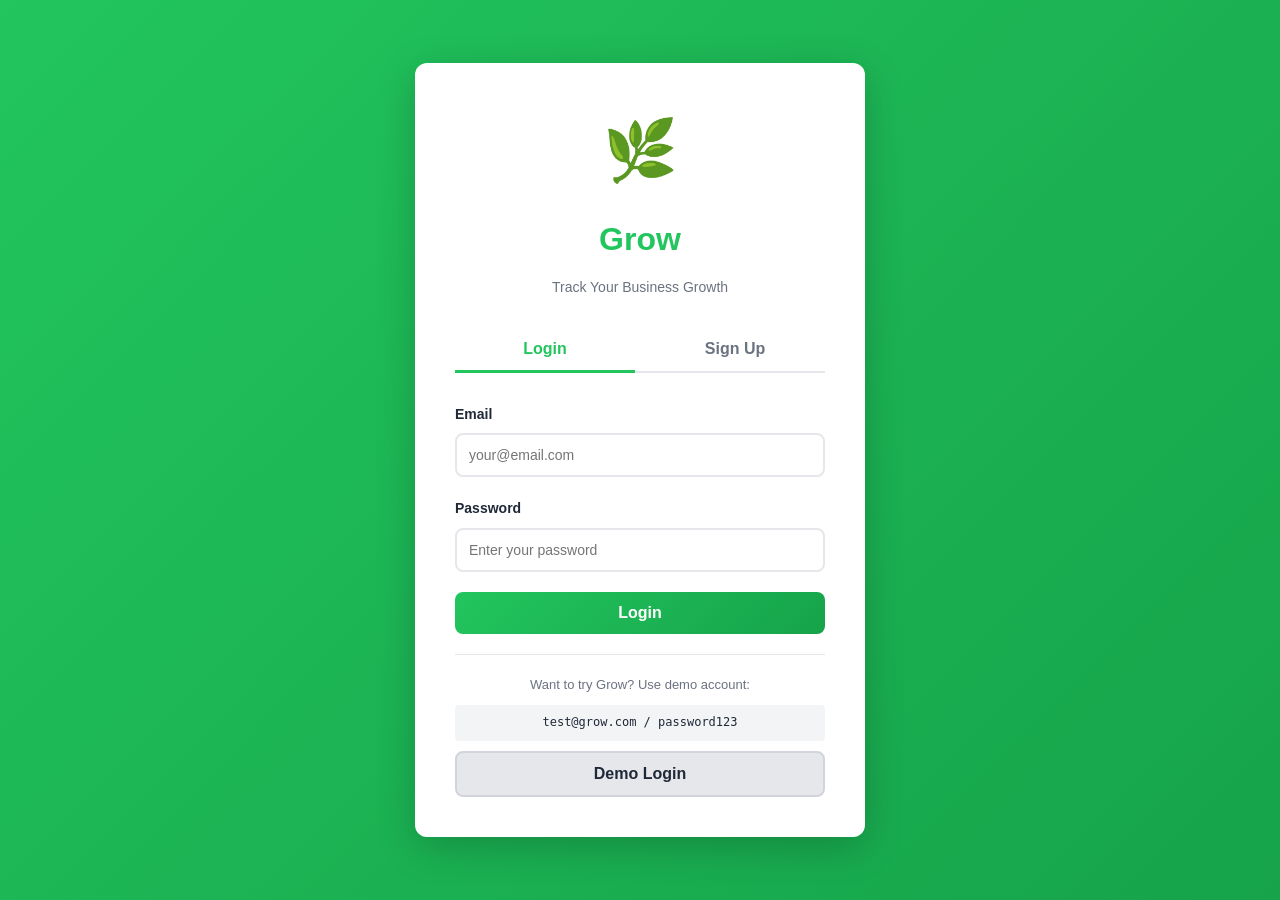
<file: grow.html>
<!DOCTYPE html>
<html lang="en">
<head>
    <meta charset="UTF-8">
    <meta name="viewport" content="width=device-width, initial-scale=1.0">
    <title>Grow - Business Growth Tracker</title>
    <style>
        * {
            margin: 0;
            padding: 0;
            box-sizing: border-box;
        }

        :root {
            --primary: #22c55e;
            --primary-dark: #16a34a;
            --primary-light: #bbf7d0;
            --secondary: #f3f4f6;
            --dark-bg: #1f2937;
            --dark-card: #374151;
            --dark-text: #f3f4f6;
            --light-text: #1f2937;
            --border: #e5e7eb;
            --danger: #ef4444;
            --warning: #f59e0b;
            --success: #10b981;
            --info: #3b82f6;
        }

        body.dark-mode {
            background-color: var(--dark-bg);
            color: var(--dark-text);
        }

        body {
            font-family: 'Segoe UI', Tahoma, Geneva, Verdana, sans-serif;
            background-color: #f9fafb;
            color: var(--light-text);
            transition: background-color 0.3s ease, color 0.3s ease;
            line-height: 1.6;
        }

        /* Authentication Container */
        .auth-container {
            display: flex;
            justify-content: center;
            align-items: center;
            min-height: 100vh;
            background: linear-gradient(135deg, var(--primary) 0%, #16a34a 100%);
            padding: 20px;
        }

        .auth-box {
            background: white;
            padding: 40px;
            border-radius: 12px;
            box-shadow: 0 10px 40px rgba(0, 0, 0, 0.2);
            width: 100%;
            max-width: 450px;
            animation: slideUp 0.5s ease;
        }

        @keyframes slideUp {
            from {
                opacity: 0;
                transform: translateY(30px);
            }
            to {
                opacity: 1;
                transform: translateY(0);
            }
        }

        .logo-section {
            text-align: center;
            margin-bottom: 30px;
        }

        .logo {
            font-size: 60px;
            margin-bottom: 15px;
            animation: float 3s ease-in-out infinite;
        }

        @keyframes float {
            0%, 100% { transform: translateY(0px); }
            50% { transform: translateY(-10px); }
        }

        .logo-section h1 {
            color: var(--primary);
            font-size: 32px;
            font-weight: bold;
            margin-bottom: 10px;
        }

        .logo-section p {
            color: #6b7280;
            font-size: 14px;
        }

        .auth-tabs {
            display: flex;
            gap: 10px;
            margin-bottom: 30px;
            border-bottom: 2px solid var(--border);
        }

        .auth-tab {
            flex: 1;
            padding: 12px;
            text-align: center;
            cursor: pointer;
            border: none;
            background: none;
            color: #6b7280;
            font-weight: 600;
            font-size: 16px;
            transition: all 0.3s ease;
            border-bottom: 3px solid transparent;
            margin-bottom: -2px;
        }

        .auth-tab.active {
            color: var(--primary);
            border-bottom-color: var(--primary);
        }

        .form-group {
            margin-bottom: 20px;
        }

        .form-group label {
            display: block;
            margin-bottom: 8px;
            font-weight: 600;
            color: var(--light-text);
            font-size: 14px;
        }

        .form-group input {
            width: 100%;
            padding: 12px;
            border: 2px solid var(--border);
            border-radius: 8px;
            font-size: 14px;
            transition: all 0.3s ease;
            background-color: white;
            color: var(--light-text);
        }

        .form-group input:focus {
            outline: none;
            border-color: var(--primary);
            box-shadow: 0 0 0 3px var(--primary-light);
        }

        .btn {
            width: 100%;
            padding: 12px;
            border: none;
            border-radius: 8px;
            font-weight: 600;
            cursor: pointer;
            transition: all 0.3s ease;
            font-size: 16px;
        }

        .btn-primary {
            background: linear-gradient(135deg, var(--primary), var(--primary-dark));
            color: white;
        }

        .btn-primary:hover {
            transform: translateY(-2px);
            box-shadow: 0 5px 20px rgba(34, 197, 94, 0.4);
        }

        .btn-secondary {
            background: var(--secondary);
            color: var(--light-text);
            margin-top: 10px;
        }

        .btn-secondary:hover {
            background: #e5e7eb;
        }

        .error-message {
            color: var(--danger);
            font-size: 13px;
            margin-top: 5px;
            display: none;
        }

        .error-message.show {
            display: block;
        }

        .demo-login {
            text-align: center;
            margin-top: 20px;
            padding-top: 20px;
            border-top: 1px solid var(--border);
        }

        .demo-login p {
            color: #6b7280;
            font-size: 13px;
            margin-bottom: 10px;
        }

        .btn-demo {
            background: #e5e7eb;
            color: var(--light-text);
            border: 2px solid #d1d5db;
        }

        .btn-demo:hover {
            background: #d1d5db;
        }

        /* Main App Container */
        .app-container {
            display: none;
        }

        .app-container.active {
            display: flex;
        }

        .sidebar {
            width: 260px;
            background: white;
            border-right: 1px solid var(--border);
            height: 100vh;
            overflow-y: auto;
            position: fixed;
            left: 0;
            top: 0;
            transition: all 0.3s ease;
        }

        body.dark-mode .sidebar {
            background: var(--dark-card);
            border-right-color: #4b5563;
        }

        .sidebar-header {
            padding: 25px 20px;
            border-bottom: 1px solid var(--border);
            display: flex;
            align-items: center;
            gap: 12px;
        }

        body.dark-mode .sidebar-header {
            border-bottom-color: #4b5563;
        }

        .sidebar-logo {
            font-size: 32px;
        }

        .sidebar-title {
            font-weight: bold;
            font-size: 20px;
            color: var(--primary);
        }

        .nav-menu {
            list-style: none;
            padding: 20px 0;
        }

        .nav-item {
            padding: 0;
        }

        .nav-link {
            display: flex;
            align-items: center;
            gap: 15px;
            padding: 12px 20px;
            cursor: pointer;
            transition: all 0.3s ease;
            border-left: 4px solid transparent;
            color: #6b7280;
            text-decoration: none;
            font-weight: 500;
        }

        body.dark-mode .nav-link {
            color: #d1d5db;
        }

        .nav-link:hover {
            background: var(--secondary);
            color: var(--primary);
            border-left-color: var(--primary);
        }

        body.dark-mode .nav-link:hover {
            background: #4b5563;
        }

        .nav-link.active {
            background: var(--primary-light);
            color: var(--primary);
            border-left-color: var(--primary);
        }

        body.dark-mode .nav-link.active {
            background: var(--primary-dark);
            color: white;
        }

        .nav-icon {
            font-size: 20px;
        }

        .main-content {
            margin-left: 260px;
            flex: 1;
            min-height: 100vh;
            background: #f9fafb;
        }

        body.dark-mode .main-content {
            background: var(--dark-bg);
        }

        .header {
            background: white;
            border-bottom: 1px solid var(--border);
            padding: 20px 30px;
            display: flex;
            justify-content: space-between;
            align-items: center;
            box-shadow: 0 1px 3px rgba(0, 0, 0, 0.1);
        }

        body.dark-mode .header {
            background: var(--dark-card);
            border-bottom-color: #4b5563;
        }

        .header-left {
            display: flex;
            align-items: center;
            gap: 20px;
        }

        .page-title {
            font-size: 24px;
            font-weight: bold;
            color: var(--light-text);
        }

        body.dark-mode .page-title {
            color: var(--dark-text);
        }

        .header-right {
            display: flex;
            align-items: center;
            gap: 20px;
        }

        .theme-toggle {
            background: var(--secondary);
            border: none;
            padding: 10px 15px;
            border-radius: 8px;
            cursor: pointer;
            font-size: 18px;
            transition: all 0.3s ease;
        }

        body.dark-mode .theme-toggle {
            background: #4b5563;
        }

        .theme-toggle:hover {
            background: #e5e7eb;
            transform: scale(1.1);
        }

        body.dark-mode .theme-toggle:hover {
            background: #5a6b7a;
        }

        .user-menu {
            display: flex;
            align-items: center;
            gap: 15px;
            padding: 10px 15px;
            background: var(--secondary);
            border-radius: 8px;
            cursor: pointer;
            transition: all 0.3s ease;
        }

        body.dark-mode .user-menu {
            background: #4b5563;
        }

        .user-menu:hover {
            background: #e5e7eb;
        }

        body.dark-mode .user-menu:hover {
            background: #5a6b7a;
        }

        .user-avatar {
            width: 32px;
            height: 32px;
            border-radius: 50%;
            background: var(--primary);
            color: white;
            display: flex;
            align-items: center;
            justify-content: center;
            font-weight: bold;
        }

        .dropdown-menu {
            position: absolute;
            top: 60px;
            right: 20px;
            background: white;
            border: 1px solid var(--border);
            border-radius: 8px;
            box-shadow: 0 5px 20px rgba(0, 0, 0, 0.1);
            min-width: 200px;
            display: none;
            z-index: 1000;
        }

        body.dark-mode .dropdown-menu {
            background: var(--dark-card);
            border-color: #4b5563;
        }

        .dropdown-menu.show {
            display: block;
        }

        .dropdown-item {
            padding: 12px 20px;
            cursor: pointer;
            transition: all 0.3s ease;
            border: none;
            background: none;
            width: 100%;
            text-align: left;
            color: var(--light-text);
            font-size: 14px;
        }

        body.dark-mode .dropdown-item {
            color: var(--dark-text);
        }

        .dropdown-item:hover {
            background: var(--secondary);
            color: var(--primary);
        }

        body.dark-mode .dropdown-item:hover {
            background: #4b5563;
            color: var(--primary);
        }

        .dropdown-divider {
            height: 1px;
            background: var(--border);
            margin: 5px 0;
        }

        body.dark-mode .dropdown-divider {
            background: #4b5563;
        }

        .content {
            padding: 30px;
        }

        .tab-content {
            display: none;
        }

        .tab-content.active {
            display: block;
            animation: fadeIn 0.3s ease;
        }

        @keyframes fadeIn {
            from {
                opacity: 0;
            }
            to {
                opacity: 1;
            }
        }

        .cards-grid {
            display: grid;
            grid-template-columns: repeat(auto-fit, minmax(280px, 1fr));
            gap: 20px;
            margin-bottom: 30px;
        }

        .card {
            background: white;
            padding: 25px;
            border-radius: 12px;
            box-shadow: 0 2px 10px rgba(0, 0, 0, 0.08);
            transition: all 0.3s ease;
        }

        body.dark-mode .card {
            background: var(--dark-card);
            box-shadow: 0 2px 10px rgba(0, 0, 0, 0.3);
        }

        .card:hover {
            box-shadow: 0 5px 20px rgba(0, 0, 0, 0.12);
            transform: translateY(-5px);
        }

        .card-header {
            display: flex;
            justify-content: space-between;
            align-items: center;
            margin-bottom: 15px;
        }

        .card-title {
            font-size: 14px;
            color: #6b7280;
            font-weight: 600;
            text-transform: uppercase;
            letter-spacing: 0.5px;
        }

        body.dark-mode .card-title {
            color: #9ca3af;
        }

        .card-icon {
            font-size: 24px;
        }

        .card-value {
            font-size: 32px;
            font-weight: bold;
            color: var(--light-text);
            margin-bottom: 10px;
        }

        body.dark-mode .card-value {
            color: var(--dark-text);
        }

        .card-change {
            font-size: 13px;
            color: #6b7280;
        }

        .card-change.positive {
            color: var(--success);
        }

        .card-change.negative {
            color: var(--danger);
        }

        .table-container {
            background: white;
            border-radius: 12px;
            overflow: hidden;
            box-shadow: 0 2px 10px rgba(0, 0, 0, 0.08);
            margin-bottom: 30px;
        }

        body.dark-mode .table-container {
            background: var(--dark-card);
            box-shadow: 0 2px 10px rgba(0, 0, 0, 0.3);
        }

        table {
            width: 100%;
            border-collapse: collapse;
        }

        thead {
            background: var(--secondary);
            border-bottom: 2px solid var(--border);
        }

        body.dark-mode thead {
            background: #2d3748;
            border-bottom-color: #4b5563;
        }

        th {
            padding: 15px;
            text-align: left;
            font-weight: 600;
            color: var(--light-text);
            font-size: 14px;
            text-transform: uppercase;
            letter-spacing: 0.5px;
        }

        body.dark-mode th {
            color: var(--dark-text);
        }

        td {
            padding: 15px;
            border-bottom: 1px solid var(--border);
            color: var(--light-text);
            font-size: 14px;
        }

        body.dark-mode td {
            border-bottom-color: #4b5563;
            color: var(--dark-text);
        }

        tbody tr:hover {
            background: #f3f4f6;
        }

        body.dark-mode tbody tr:hover {
            background: #4b5563;
        }

        .badge {
            display: inline-block;
            padding: 4px 12px;
            border-radius: 20px;
            font-size: 12px;
            font-weight: 600;
        }

        .badge-success {
            background: #d1fae5;
            color: #065f46;
        }

        .badge-warning {
            background: #fef3c7;
            color: #92400e;
        }

        .badge-danger {
            background: #fee2e2;
            color: #991b1b;
        }

        .badge-info {
            background: #dbeafe;
            color: #0c2340;
        }

        .action-buttons {
            display: flex;
            gap: 10px;
            margin-bottom: 20px;
            flex-wrap: wrap;
        }

        .btn-action {
            padding: 10px 20px;
            border: none;
            border-radius: 8px;
            font-weight: 600;
            cursor: pointer;
            transition: all 0.3s ease;
            font-size: 14px;
            display: flex;
            align-items: center;
            gap: 8px;
        }

        .btn-add {
            background: linear-gradient(135deg, var(--primary), var(--primary-dark));
            color: white;
        }

        .btn-add:hover {
            transform: translateY(-2px);
            box-shadow: 0 5px 15px rgba(34, 197, 94, 0.4);
        }

        .btn-delete {
            background: var(--danger);
            color: white;
            padding: 6px 12px;
            font-size: 12px;
        }

        .btn-delete:hover {
            background: #dc2626;
        }

        /* Modal Styles */
        .modal {
            display: none;
            position: fixed;
            top: 0;
            left: 0;
            width: 100%;
            height: 100%;
            background: rgba(0, 0, 0, 0.5);
            z-index: 2000;
            align-items: center;
            justify-content: center;
            animation: fadeIn 0.3s ease;
        }

        .modal.show {
            display: flex;
        }

        .modal-content {
            background: white;
            border-radius: 12px;
            padding: 30px;
            max-width: 500px;
            width: 90%;
            box-shadow: 0 10px 40px rgba(0, 0, 0, 0.3);
            animation: slideUp 0.3s ease;
        }

        body.dark-mode .modal-content {
            background: var(--dark-card);
            color: var(--dark-text);
        }

        .modal-header {
            display: flex;
            justify-content: space-between;
            align-items: center;
            margin-bottom: 20px;
            border-bottom: 2px solid var(--border);
            padding-bottom: 15px;
        }

        body.dark-mode .modal-header {
            border-bottom-color: #4b5563;
        }

        .modal-title {
            font-size: 22px;
            font-weight: bold;
            color: var(--light-text);
        }

        body.dark-mode .modal-title {
            color: var(--dark-text);
        }

        .close-btn {
            background: none;
            border: none;
            font-size: 24px;
            cursor: pointer;
            color: #6b7280;
            transition: all 0.3s ease;
        }

        .close-btn:hover {
            color: var(--danger);
            transform: rotate(90deg);
        }

        .form-group.select {
            position: relative;
        }

        .form-group select {
            width: 100%;
            padding: 12px;
            border: 2px solid var(--border);
            border-radius: 8px;
            font-size: 14px;
            background-color: white;
            color: var(--light-text);
            cursor: pointer;
            transition: all 0.3s ease;
        }

        body.dark-mode .form-group select {
            background-color: #2d3748;
            color: var(--dark-text);
            border-color: #4b5563;
        }

        .form-group select:focus {
            outline: none;
            border-color: var(--primary);
            box-shadow: 0 0 0 3px var(--primary-light);
        }

        .modal-buttons {
            display: flex;
            gap: 10px;
            margin-top: 30px;
        }

        .modal-buttons .btn {
            flex: 1;
        }

        .btn-cancel {
            background: var(--secondary);
            color: var(--light-text);
        }

        body.dark-mode .btn-cancel {
            background: #4b5563;
            color: var(--dark-text);
        }

        .btn-cancel:hover {
            background: #e5e7eb;
        }

        body.dark-mode .btn-cancel:hover {
            background: #5a6b7a;
        }

        /* Notification Styles */
        .notification {
            position: fixed;
            top: 20px;
            right: 20px;
            padding: 16px 24px;
            border-radius: 8px;
            box-shadow: 0 5px 20px rgba(0, 0, 0, 0.2);
            display: none;
            z-index: 3000;
            animation: slideInRight 0.3s ease;
        }

        @keyframes slideInRight {
            from {
                opacity: 0;
                transform: translateX(400px);
            }
            to {
                opacity: 1;
                transform: translateX(0);
            }
        }

        .notification.show {
            display: block;
        }

        .notification-success {
            background: var(--success);
            color: white;
        }

        .notification-error {
            background: var(--danger);
            color: white;
        }

        .notification-info {
            background: var(--info);
            color: white;
        }

        /* Chart Placeholder */
        .chart {
            background: linear-gradient(135deg, var(--primary-light), #dcfce7);
            padding: 40px;
            border-radius: 12px;
            text-align: center;
            color: var(--primary);
            margin-bottom: 30px;
        }

        body.dark-mode .chart {
            background: #1f2937;
            color: var(--primary);
            border: 2px dashed var(--primary);
        }

        /* Empty State */
        .empty-state {
            text-align: center;
            padding: 60px 20px;
        }

        .empty-state-icon {
            font-size: 64px;
            margin-bottom: 20px;
        }

        .empty-state-title {
            font-size: 20px;
            font-weight: bold;
            margin-bottom: 10px;
            color: var(--light-text);
        }

        body.dark-mode .empty-state-title {
            color: var(--dark-text);
        }

        .empty-state-text {
            color: #6b7280;
            margin-bottom: 30px;
        }

        body.dark-mode .empty-state-text {
            color: #9ca3af;
        }

        /* Responsive */
        @media (max-width: 768px) {
            .sidebar {
                width: 70px;
            }

            .sidebar-title {
                display: none;
            }

            .nav-link {
                justify-content: center;
                padding: 15px;
            }

            .nav-link span:not(.nav-icon) {
                display: none;
            }

            .main-content {
                margin-left: 70px;
            }

            .cards-grid {
                grid-template-columns: 1fr;
            }

            .header {
                flex-direction: column;
                gap: 15px;
                align-items: flex-start;
            }

            .header-right {
                width: 100%;
                justify-content: space-between;
            }

            .content {
                padding: 15px;
            }

            .modal-content {
                width: 95%;
            }

            .table-container {
                overflow-x: auto;
            }
        }
    </style>
</head>
<body>
    <!-- Authentication Container -->
    <div class="auth-container" id="authContainer">
        <div class="auth-box">
            <div class="logo-section">
                <div class="logo">🌿</div>
                <h1>Grow</h1>
                <p>Track Your Business Growth</p>
            </div>

            <div class="auth-tabs">
                <button class="auth-tab active" id="loginTab">Login</button>
                <button class="auth-tab" id="signupTab">Sign Up</button>
            </div>

            <!-- Login Form -->
            <form id="loginForm">
                <div class="form-group">
                    <label>Email</label>
                    <input type="email" id="loginEmail" placeholder="your@email.com" required>
                    <div class="error-message" id="loginEmailError"></div>
                </div>

                <div class="form-group">
                    <label>Password</label>
                    <input type="password" id="loginPassword" placeholder="Enter your password" required>
                    <div class="error-message" id="loginPasswordError"></div>
                </div>

                <button type="submit" class="btn btn-primary">Login</button>
            </form>

            <!-- Sign Up Form -->
            <form id="signupForm" style="display: none;">
                <div class="form-group">
                    <label>Business Name</label>
                    <input type="text" id="signupBusiness" placeholder="Your business name" required>
                    <div class="error-message" id="signupBusinessError"></div>
                </div>

                <div class="form-group">
                    <label>Email</label>
                    <input type="email" id="signupEmail" placeholder="your@email.com" required>
                    <div class="error-message" id="signupEmailError"></div>
                </div>

                <div class="form-group">
                    <label>Password</label>
                    <input type="password" id="signupPassword" placeholder="Create a password" required>
                    <div class="error-message" id="signupPasswordError"></div>
                </div>

                <div class="form-group">
                    <label>Confirm Password</label>
                    <input type="password" id="signupConfirm" placeholder="Confirm your password" required>
                    <div class="error-message" id="signupConfirmError"></div>
                </div>

                <button type="submit" class="btn btn-primary">Create Account</button>
            </form>

            <div class="demo-login">
                <p>Want to try Grow? Use demo account:</p>
                <code style="background: #f3f4f6; padding: 8px 12px; border-radius: 4px; font-size: 12px; display: block; margin-bottom: 10px;">test@grow.com / password123</code>
                <button type="button" class="btn btn-demo" id="demoLoginBtn">Demo Login</button>
            </div>
        </div>
    </div>

    <!-- Main App Container -->
    <div class="app-container" id="appContainer">
        <!-- Sidebar -->
        <aside class="sidebar">
            <div class="sidebar-header">
                <div class="sidebar-logo">🌿</div>
                <div class="sidebar-title">Grow</div>
            </div>

            <ul class="nav-menu">
                <li class="nav-item">
                    <a class="nav-link active" data-tab="dashboard">
                        <span class="nav-icon">📊</span>
                        <span>Dashboard</span>
                    </a>
                </li>
                <li class="nav-item">
                    <a class="nav-link" data-tab="sales">
                        <span class="nav-icon">💰</span>
                        <span>Sales</span>
                    </a>
                </li>
                <li class="nav-item">
                    <a class="nav-link" data-tab="expenses">
                        <span class="nav-icon">💸</span>
                        <span>Expenses</span>
                    </a>
                </li>
                <li class="nav-item">
                    <a class="nav-link" data-tab="profitloss">
                        <span class="nav-icon">📈</span>
                        <span>P&L</span>
                    </a>
                </li>
                <li class="nav-item">
                    <a class="nav-link" data-tab="analytics">
                        <span class="nav-icon">📉</span>
                        <span>Analytics</span>
                    </a>
                </li>
                <li class="nav-item">
                    <a class="nav-link" data-tab="reports">
                        <span class="nav-icon">📋</span>
                        <span>Reports</span>
                    </a>
                </li>
            </ul>
        </aside>

        <!-- Main Content -->
        <main class="main-content">
            <!-- Header -->
            <header class="header">
                <div class="header-left">
                    <h2 class="page-title" id="pageTitle">Dashboard</h2>
                </div>
                <div class="header-right">
                    <button class="theme-toggle" id="themeToggle" title="Toggle dark mode">🌙</button>
                    <div style="position: relative;">
                        <div class="user-menu" id="userMenu">
                            <div class="user-avatar" id="userAvatar">GA</div>
                            <span id="userDisplayName">Gabriel</span>
                        </div>
                        <div class="dropdown-menu" id="dropdownMenu">
                            <div style="padding: 12px 20px; border-bottom: 1px solid var(--border);">
                                <p style="font-size: 12px; color: #6b7280;">Logged in as</p>
                                <p style="font-weight: 600; color: var(--light-text);" id="dropdownEmail">user@grow.com</p>
                            </div>
                            <button class="dropdown-item" id="profileBtn">👤 Profile</button>
                            <button class="dropdown-item" id="settingsBtn">⚙️ Settings</button>
                            <div class="dropdown-divider"></div>
                            <button class="dropdown-item" id="logoutBtn">🚪 Logout</button>
                        </div>
                    </div>
                </div>
            </header>

            <!-- Content Area -->
            <div class="content">
                <!-- Dashboard Tab -->
                <div class="tab-content active" id="dashboardTab">
                    <div class="cards-grid">
                        <div class="card">
                            <div class="card-header">
                                <div class="card-title">Total Revenue</div>
                                <div class="card-icon">💵</div>
                            </div>
                            <div class="card-value" id="totalRevenue">KES 0</div>
                            <div class="card-change positive">↑ 12% from last month</div>
                        </div>

                        <div class="card">
                            <div class="card-header">
                                <div class="card-title">Total Expenses</div>
                                <div class="card-icon">💸</div>
                            </div>
                            <div class="card-value" id="totalExpenses">KES 0</div>
                            <div class="card-change negative">↑ 5% from last month</div>
                        </div>

                        <div class="card">
                            <div class="card-header">
                                <div class="card-title">Net Profit</div>
                                <div class="card-icon">📈</div>
                            </div>
                            <div class="card-value" id="netProfit">KES 0</div>
                            <div class="card-change positive">↑ 8% from last month</div>
                        </div>

                        <div class="card">
                            <div class="card-header">
                                <div class="card-title">Profit Margin</div>
                                <div class="card-icon">📊</div>
                            </div>
                            <div class="card-value" id="profitMargin">0%</div>
                            <div class="card-change positive">Healthy margin</div>
                        </div>
                    </div>

                    <div class="action-buttons">
                        <button class="btn-action btn-add" id="addSaleBtn">+ Add Sale</button>
                        <button class="btn-action btn-add" id="addExpenseBtn">+ Add Expense</button>
                        <button class="btn-action btn-add" id="addLossBtn">+ Record Loss</button>
                    </div>

                    <div class="chart">
                        <strong>Revenue vs Expenses Chart</strong><br>
                        <small>Revenue 📈 Expenses 📉</small>
                    </div>

                    <div class="table-container">
                        <table>
                            <thead>
                                <tr>
                                    <th>Recent Transactions</th>
                                    <th>Amount</th>
                                    <th>Date</th>
                                    <th>Status</th>
                                </tr>
                            </thead>
                            <tbody id="recentTransactions">
                                <tr>
                                    <td colspan="4" style="text-align: center; color: #6b7280;">No transactions yet</td>
                                </tr>
                            </tbody>
                        </table>
                    </div>
                </div>

                <!-- Sales Tab -->
                <div class="tab-content" id="salesTab">
                    <div class="action-buttons">
                        <button class="btn-action btn-add" id="addSaleBtn2">+ Add New Sale</button>
                    </div>

                    <div class="cards-grid">
                        <div class="card">
                            <div class="card-header">
                                <div class="card-title">Total Sales</div>
                                <div class="card-icon">💰</div>
                            </div>
                            <div class="card-value" id="totalSales">KES 0</div>
                            <div class="card-change positive">↑ 15% this month</div>
                        </div>

                        <div class="card">
                            <div class="card-header">
                                <div class="card-title">Total Units Sold</div>
                                <div class="card-icon">📦</div>
                            </div>
                            <div class="card-value" id="totalUnits">0</div>
                            <div class="card-change positive">↑ 20 units today</div>
                        </div>

                        <div class="card">
                            <div class="card-header">
                                <div class="card-title">Average Order Value</div>
                                <div class="card-icon">🎯</div>
                            </div>
                            <div class="card-value" id="avgOrderValue">KES 0</div>
                            <div class="card-change positive">Top performer</div>
                        </div>
                    </div>

                    <div class="table-container">
                        <table>
                            <thead>
                                <tr>
                                    <th>Product/Service</th>
                                    <th>Quantity</th>
                                    <th>Unit Price</th>
                                    <th>Total</th>
                                    <th>Date</th>
                                    <th>Status</th>
                                    <th>Action</th>
                                </tr>
                            </thead>
                            <tbody id="salesTable">
                                <tr>
                                    <td colspan="7" style="text-align: center; color: #6b7280;">No sales recorded yet</td>
                                </tr>
                            </tbody>
                        </table>
                    </div>
                </div>

                <!-- Expenses Tab -->
                <div class="tab-content" id="expensesTab">
                    <div class="action-buttons">
                        <button class="btn-action btn-add" id="addExpenseBtn2">+ Add Expense</button>
                    </div>

                    <div class="cards-grid">
                        <div class="card">
                            <div class="card-header">
                                <div class="card-title">Total Expenses</div>
                                <div class="card-icon">💸</div>
                            </div>
                            <div class="card-value" id="totalExpensesCard">KES 0</div>
                            <div class="card-change negative">↑ 3% from last month</div>
                        </div>

                        <div class="card">
                            <div class="card-header">
                                <div class="card-title">Fixed Costs</div>
                                <div class="card-icon">🔧</div>
                            </div>
                            <div class="card-value" id="fixedCosts">KES 0</div>
                            <div class="card-change">Regular expenses</div>
                        </div>

                        <div class="card">
                            <div class="card-header">
                                <div class="card-title">Variable Costs</div>
                                <div class="card-icon">📊</div>
                            </div>
                            <div class="card-value" id="variableCosts">KES 0</div>
                            <div class="card-change">Volume dependent</div>
                        </div>
                    </div>

                    <div class="table-container">
                        <table>
                            <thead>
                                <tr>
                                    <th>Description</th>
                                    <th>Category</th>
                                    <th>Amount</th>
                                    <th>Type</th>
                                    <th>Date</th>
                                    <th>Action</th>
                                </tr>
                            </thead>
                            <tbody id="expensesTable">
                                <tr>
                                    <td colspan="6" style="text-align: center; color: #6b7280;">No expenses recorded yet</td>
                                </tr>
                            </tbody>
                        </table>
                    </div>
                </div>

                <!-- Profit & Loss Tab -->
                <div class="tab-content" id="profitlossTab">
                    <div class="cards-grid">
                        <div class="card">
                            <div class="card-header">
                                <div class="card-title">Gross Profit</div>
                                <div class="card-icon">💹</div>
                            </div>
                            <div class="card-value" id="grossProfit">KES 0</div>
                            <div class="card-change positive">Strong performance</div>
                        </div>

                        <div class="card">
                            <div class="card-header">
                                <div class="card-title">Operating Profit</div>
                                <div class="card-icon">⚡</div>
                            </div>
                            <div class="card-value" id="operatingProfit">KES 0</div>
                            <div class="card-change positive">Growing</div>
                        </div>

                        <div class="card">
                            <div class="card-header">
                                <div class="card-title">Net Profit</div>
                                <div class="card-icon">📈</div>
                            </div>
                            <div class="card-value" id="netProfitCard">KES 0</div>
                            <div class="card-change positive">Profitable</div>
                        </div>

                        <div class="card">
                            <div class="card-header">
                                <div class="card-title">ROI</div>
                                <div class="card-icon">🎯</div>
                            </div>
                            <div class="card-value" id="roiValue">0%</div>
                            <div class="card-change positive">Excellent return</div>
                        </div>
                    </div>

                    <div class="action-buttons">
                        <button class="btn-action btn-add" id="addLossBtn2">+ Record Loss</button>
                    </div>

                    <div class="table-container">
                        <table>
                            <thead>
                                <tr>
                                    <th>Loss Description</th>
                                    <th>Amount</th>
                                    <th>Reason</th>
                                    <th>Date</th>
                                    <th>Action</th>
                                </tr>
                            </thead>
                            <tbody id="lossesTable">
                                <tr>
                                    <td colspan="5" style="text-align: center; color: #6b7280;">No losses recorded</td>
                                </tr>
                            </tbody>
                        </table>
                    </div>
                </div>

                <!-- Analytics Tab -->
                <div class="tab-content" id="analyticsTab">
                    <div class="cards-grid">
                        <div class="card">
                            <div class="card-header">
                                <div class="card-title">Average Order Value</div>
                                <div class="card-icon">🎯</div>
                            </div>
                            <div class="card-value" id="analyticsAOV">KES 0</div>
                            <div class="card-change positive">↑ 8% vs last period</div>
                        </div>

                        <div class="card">
                            <div class="card-header">
                                <div class="card-title">Total Transactions</div>
                                <div class="card-icon">📊</div>
                            </div>
                            <div class="card-value" id="totalTransactions">0</div>
                            <div class="card-change positive">↑ 25 this month</div>
                        </div>

                        <div class="card">
                            <div class="card-header">
                                <div class="card-title">Expense Ratio</div>
                                <div class="card-icon">📈</div>
                            </div>
                            <div class="card-value" id="expenseRatio">0%</div>
                            <div class="card-change positive">Well managed</div>
                        </div>

                        <div class="card">
                            <div class="card-header">
                                <div class="card-title">Profitability Index</div>
                                <div class="card-icon">💎</div>
                            </div>
                            <div class="card-value" id="profitIndex">0%</div>
                            <div class="card-change positive">Optimal range</div>
                        </div>
                    </div>

                    <div class="chart">
                        <strong>Business Performance Analytics</strong><br>
                        <small>Key metrics and trends</small>
                    </div>
                </div>

                <!-- Reports Tab -->
                <div class="tab-content" id="reportsTab">
                    <div class="action-buttons">
                        <button class="btn-action btn-add" id="generateReportBtn">📋 Generate Report</button>
                    </div>

                    <div class="table-container">
                        <table>
                            <thead>
                                <tr>
                                    <th>Report Type</th>
                                    <th>Period</th>
                                    <th>Generated Date</th>
                                    <th>Revenue</th>
                                    <th>Expenses</th>
                                    <th>Profit</th>
                                    <th>Action</th>
                                </tr>
                            </thead>
                            <tbody id="reportsTable">
                                <tr>
                                    <td colspan="7" style="text-align: center; color: #6b7280;">No reports generated yet</td>
                                </tr>
                            </tbody>
                        </table>
                    </div>
                </div>
            </div>
        </main>
    </div>

    <!-- Modals -->

    <!-- Add Sale Modal -->
    <div class="modal" id="addSaleModal">
        <div class="modal-content">
            <div class="modal-header">
                <h3 class="modal-title">Add New Sale</h3>
                <button class="close-btn" data-modal="addSaleModal">&times;</button>
            </div>
            <form id="addSaleForm">
                <div class="form-group">
                    <label>Product/Service Name</label>
                    <input type="text" id="saleProduct" placeholder="e.g., Product A" required>
                </div>

                <div class="form-group">
                    <label>Quantity</label>
                    <input type="number" id="saleQuantity" placeholder="1" min="1" required>
                </div>

                <div class="form-group">
                    <label>Unit Price (KES)</label>
                    <input type="number" id="salePrice" placeholder="0.00" min="0" step="0.01" required>
                </div>

                <div class="form-group select">
                    <label>Status</label>
                    <select id="saleStatus" required>
                        <option value="Completed">Completed</option>
                        <option value="Pending">Pending</option>
                        <option value="Cancelled">Cancelled</option>
                    </select>
                </div>

                <div class="form-group">
                    <label>Date</label>
                    <input type="date" id="saleDate" required>
                </div>

                <div class="modal-buttons">
                    <button type="submit" class="btn btn-primary">Add Sale</button>
                    <button type="button" class="btn btn-cancel" data-modal="addSaleModal">Cancel</button>
                </div>
            </form>
        </div>
    </div>

    <!-- Add Expense Modal -->
    <div class="modal" id="addExpenseModal">
        <div class="modal-content">
            <div class="modal-header">
                <h3 class="modal-title">Add New Expense</h3>
                <button class="close-btn" data-modal="addExpenseModal">&times;</button>
            </div>
            <form id="addExpenseForm">
                <div class="form-group">
                    <label>Description</label>
                    <input type="text" id="expenseDesc" placeholder="e.g., Office Supplies" required>
                </div>

                <div class="form-group select">
                    <label>Category</label>
                    <select id="expenseCategory" required>
                        <option value="Rent">Rent</option>
                        <option value="Utilities">Utilities</option>
                        <option value="Salaries">Salaries</option>
                        <option value="Marketing">Marketing</option>
                        <option value="Supplies">Supplies</option>
                        <option value="Transportation">Transportation</option>
                        <option value="Other">Other</option>
                    </select>
                </div>

                <div class="form-group">
                    <label>Amount (KES)</label>
                    <input type="number" id="expenseAmount" placeholder="0.00" min="0" step="0.01" required>
                </div>

                <div class="form-group select">
                    <label>Type</label>
                    <select id="expenseType" required>
                        <option value="Fixed">Fixed</option>
                        <option value="Variable">Variable</option>
                    </select>
                </div>

                <div class="form-group">
                    <label>Date</label>
                    <input type="date" id="expenseDate" required>
                </div>

                <div class="modal-buttons">
                    <button type="submit" class="btn btn-primary">Add Expense</button>
                    <button type="button" class="btn btn-cancel" data-modal="addExpenseModal">Cancel</button>
                </div>
            </form>
        </div>
    </div>

    <!-- Add Loss Modal -->
    <div class="modal" id="addLossModal">
        <div class="modal-content">
            <div class="modal-header">
                <h3 class="modal-title">Record Loss</h3>
                <button class="close-btn" data-modal="addLossModal">&times;</button>
            </div>
            <form id="addLossForm">
                <div class="form-group">
                    <label>Loss Description</label>
                    <input type="text" id="lossDesc" placeholder="e.g., Damaged inventory" required>
                </div>

                <div class="form-group">
                    <label>Amount (KES)</label>
                    <input type="number" id="lossAmount" placeholder="0.00" min="0" step="0.01" required>
                </div>

                <div class="form-group select">
                    <label>Reason</label>
                    <select id="lossReason" required>
                        <option value="Damage">Damage</option>
                        <option value="Theft">Theft</option>
                        <option value="Write-off">Write-off</option>
                        <option value="Spoilage">Spoilage</option>
                        <option value="Other">Other</option>
                    </select>
                </div>

                <div class="form-group">
                    <label>Date</label>
                    <input type="date" id="lossDate" required>
                </div>

                <div class="modal-buttons">
                    <button type="submit" class="btn btn-primary">Record Loss</button>
                    <button type="button" class="btn btn-cancel" data-modal="addLossModal">Cancel</button>
                </div>
            </form>
        </div>
    </div>

    <!-- Notification -->
    <div class="notification" id="notification"></div>

    <script>
        // ==================== STORAGE & INITIALIZATION ====================
        const STORAGE_KEY = 'grow_users';
        const CURRENT_USER_KEY = 'grow_current_user';
        const THEME_KEY = 'grow_theme';

        // Initialize default users with demo account
        function initializeStorage() {
            if (!localStorage.getItem(STORAGE_KEY)) {
                const demoUser = {
                    id: 'demo-001',
                    businessName: 'Demo Business',
                    email: 'test@grow.com',
                    password: 'password123',
                    createdAt: new Date().toISOString(),
                    sales: [],
                    expenses: [],
                    losses: [],
                    reports: []
                };
                localStorage.setItem(STORAGE_KEY, JSON.stringify([demoUser]));
            }
        }

        // ==================== UTILITY FUNCTIONS ====================
        function showNotification(message, type = 'success') {
            const notification = document.getElementById('notification');
            notification.textContent = message;
            notification.className = `notification show notification-${type}`;
            setTimeout(() => {
                notification.classList.remove('show');
            }, 3000);
        }

        function formatCurrency(amount) {
            return new Intl.NumberFormat('en-KE', {
                style: 'currency',
                currency: 'KES',
                minimumFractionDigits: 0,
                maximumFractionDigits: 0
            }).format(amount);
        }

        function formatDate(dateString) {
            const date = new Date(dateString);
            return date.toLocaleDateString('en-KE');
        }

        function getCurrentUser() {
            const userStr = localStorage.getItem(CURRENT_USER_KEY);
            return userStr ? JSON.parse(userStr) : null;
        }

        function saveCurrentUser(user) {
            localStorage.setItem(CURRENT_USER_KEY, JSON.stringify(user));
        }

        function getAllUsers() {
            const usersStr = localStorage.getItem(STORAGE_KEY);
            return usersStr ? JSON.parse(usersStr) : [];
        }

        function saveAllUsers(users) {
            localStorage.setItem(STORAGE_KEY, JSON.stringify(users));
        }

        // ==================== AUTHENTICATION ====================
        document.getElementById('loginTab').addEventListener('click', () => {
            document.getElementById('loginForm').style.display = 'block';
            document.getElementById('signupForm').style.display = 'none';
            document.getElementById('loginTab').classList.add('active');
            document.getElementById('signupTab').classList.remove('active');
        });

        document.getElementById('signupTab').addEventListener('click', () => {
            document.getElementById('loginForm').style.display = 'none';
            document.getElementById('signupForm').style.display = 'block';
            document.getElementById('loginTab').classList.remove('active');
            document.getElementById('signupTab').classList.add('active');
        });

        document.getElementById('loginForm').addEventListener('submit', (e) => {
            e.preventDefault();
            const email = document.getElementById('loginEmail').value.trim();
            const password = document.getElementById('loginPassword').value;

            const users = getAllUsers();
            const user = users.find(u => u.email === email && u.password === password);

            if (user) {
                saveCurrentUser(user);
                loginSuccess();
            } else {
                showNotification('Invalid email or password', 'error');
            }
        });

        document.getElementById('signupForm').addEventListener('submit', (e) => {
            e.preventDefault();
            const businessName = document.getElementById('signupBusiness').value.trim();
            const email = document.getElementById('signupEmail').value.trim();
            const password = document.getElementById('signupPassword').value;
            const confirmPassword = document.getElementById('signupConfirm').value;

            if (password !== confirmPassword) {
                showNotification('Passwords do not match', 'error');
                return;
            }

            const users = getAllUsers();
            if (users.find(u => u.email === email)) {
                showNotification('Email already registered', 'error');
                return;
            }

            const newUser = {
                id: 'user-' + Date.now(),
                businessName,
                email,
                password,
                createdAt: new Date().toISOString(),
                sales: [],
                expenses: [],
                losses: [],
                reports: []
            };

            users.push(newUser);
            saveAllUsers(users);
            saveCurrentUser(newUser);
            showNotification('Account created successfully!', 'success');
            loginSuccess();
        });

        document.getElementById('demoLoginBtn').addEventListener('click', () => {
            const users = getAllUsers();
            const demoUser = users.find(u => u.email === 'test@grow.com');
            if (demoUser) {
                saveCurrentUser(demoUser);
                loginSuccess();
            }
        });

        function loginSuccess() {
            const user = getCurrentUser();
            document.getElementById('authContainer').style.display = 'none';
            document.getElementById('appContainer').classList.add('active');
            updateUserDisplay();
            loadTheme();
            updateDashboard();
        }

        function logout() {
            localStorage.removeItem(CURRENT_USER_KEY);
            document.getElementById('authContainer').style.display = 'flex';
            document.getElementById('appContainer').classList.remove('active');
            document.getElementById('loginForm').style.display = 'block';
            document.getElementById('signupForm').style.display = 'none';
            document.getElementById('loginForm').reset();
            document.getElementById('signupForm').reset();
        }

        document.getElementById('logoutBtn').addEventListener('click', logout);

        // ==================== USER DISPLAY ====================
        function updateUserDisplay() {
            const user = getCurrentUser();
            if (user) {
                const initials = user.businessName.split(' ').map(word => word[0]).join('').toUpperCase();
                document.getElementById('userAvatar').textContent = initials;
                document.getElementById('userDisplayName').textContent = user.businessName;
                document.getElementById('dropdownEmail').textContent = user.email;
                document.getElementById('pageTitle').textContent = 'Dashboard - ' + user.businessName;
            }
        }

        // ==================== THEME TOGGLE ====================
        function loadTheme() {
            const theme = localStorage.getItem(THEME_KEY) || 'light';
            if (theme === 'dark') {
                document.body.classList.add('dark-mode');
                document.getElementById('themeToggle').textContent = '☀️';
            } else {
                document.body.classList.remove('dark-mode');
                document.getElementById('themeToggle').textContent = '🌙';
            }
        }

        document.getElementById('themeToggle').addEventListener('click', () => {
            document.body.classList.toggle('dark-mode');
            const isDark = document.body.classList.contains('dark-mode');
            localStorage.setItem(THEME_KEY, isDark ? 'dark' : 'light');
            document.getElementById('themeToggle').textContent = isDark ? '☀️' : '🌙';
        });

        // ==================== MODAL MANAGEMENT ====================
        const modals = document.querySelectorAll('.modal');
        
        modals.forEach(modal => {
            const closeBtn = modal.querySelector('.close-btn');
            if (closeBtn) {
                closeBtn.addEventListener('click', () => {
                    modal.classList.remove('show');
                });
            }
        });

        document.querySelectorAll('[data-modal]').forEach(btn => {
            btn.addEventListener('click', (e) => {
                if (e.target.classList.contains('btn-cancel') || e.target.classList.contains('close-btn')) {
                    const modal = document.getElementById(btn.getAttribute('data-modal'));
                    if (modal) modal.classList.remove('show');
                }
            });
        });

        modals.forEach(modal => {
            modal.addEventListener('click', (e) => {
                if (e.target === modal) {
                    modal.classList.remove('show');
                }
            });
        });

        // ==================== NAVIGATION ====================
        document.querySelectorAll('[data-tab]').forEach(link => {
            link.addEventListener('click', (e) => {
                e.preventDefault();
                const tabName = link.getAttribute('data-tab');
                
                // Update active nav link
                document.querySelectorAll('[data-tab]').forEach(l => l.classList.remove('active'));
                link.classList.add('active');
                
                // Update active tab content
                document.querySelectorAll('.tab-content').forEach(tab => tab.classList.remove('active'));
                const tabContent = document.getElementById(tabName + 'Tab');
                if (tabContent) tabContent.classList.add('active');
                
                // Update page title
                const titles = {
                    dashboard: '📊 Dashboard',
                    sales: '💰 Sales',
                    expenses: '💸 Expenses',
                    profitloss: '📈 Profit & Loss',
                    analytics: '📉 Analytics',
                    reports: '📋 Reports'
                };
                document.getElementById('pageTitle').textContent = titles[tabName] || tabName;
            });
        });

        // ==================== DROPDOWN MENU ====================
        document.getElementById('userMenu').addEventListener('click', (e) => {
            const dropdown = document.getElementById('dropdownMenu');
            dropdown.classList.toggle('show');
        });

        document.addEventListener('click', (e) => {
            const dropdown = document.getElementById('dropdownMenu');
            if (!e.target.closest('.user-menu') && !e.target.closest('.dropdown-menu')) {
                dropdown.classList.remove('show');
            }
        });

        // ==================== ADD BUTTONS ====================
        const addSaleButtons = document.querySelectorAll('#addSaleBtn, #addSaleBtn2');
        const addExpenseButtons = document.querySelectorAll('#addExpenseBtn, #addExpenseBtn2');
        const addLossButtons = document.querySelectorAll('#addLossBtn, #addLossBtn2');

        addSaleButtons.forEach(btn => {
            btn.addEventListener('click', () => {
                document.getElementById('saleDate').valueAsDate = new Date();
                document.getElementById('addSaleModal').classList.add('show');
            });
        });

        addExpenseButtons.forEach(btn => {
            btn.addEventListener('click', () => {
                document.getElementById('expenseDate').valueAsDate = new Date();
                document.getElementById('addExpenseModal').classList.add('show');
            });
        });

        addLossButtons.forEach(btn => {
            btn.addEventListener('click', () => {
                document.getElementById('lossDate').valueAsDate = new Date();
                document.getElementById('addLossModal').classList.add('show');
            });
        });

        // ==================== FORM SUBMISSIONS ====================
        document.getElementById('addSaleForm').addEventListener('submit', (e) => {
            e.preventDefault();
            const user = getCurrentUser();
            
            const sale = {
                id: 'sale-' + Date.now(),
                product: document.getElementById('saleProduct').value,
                quantity: parseInt(document.getElementById('saleQuantity').value),
                price: parseFloat(document.getElementById('salePrice').value),
                status: document.getElementById('saleStatus').value,
                date: document.getElementById('saleDate').value
            };
            
            user.sales.push(sale);
            saveCurrentUser(user);
            
            const users = getAllUsers();
            const userIndex = users.findIndex(u => u.id === user.id);
            if (userIndex !== -1) users[userIndex] = user;
            saveAllUsers(users);
            
            showNotification('Sale added successfully!', 'success');
            document.getElementById('addSaleModal').classList.remove('show');
            document.getElementById('addSaleForm').reset();
            updateDashboard();
        });

        document.getElementById('addExpenseForm').addEventListener('submit', (e) => {
            e.preventDefault();
            const user = getCurrentUser();
            
            const expense = {
                id: 'expense-' + Date.now(),
                description: document.getElementById('expenseDesc').value,
                category: document.getElementById('expenseCategory').value,
                amount: parseFloat(document.getElementById('expenseAmount').value),
                type: document.getElementById('expenseType').value,
                date: document.getElementById('expenseDate').value
            };
            
            user.expenses.push(expense);
            saveCurrentUser(user);
            
            const users = getAllUsers();
            const userIndex = users.findIndex(u => u.id === user.id);
            if (userIndex !== -1) users[userIndex] = user;
            saveAllUsers(users);
            
            showNotification('Expense added successfully!', 'success');
            document.getElementById('addExpenseModal').classList.remove('show');
            document.getElementById('addExpenseForm').reset();
            updateDashboard();
        });

        document.getElementById('addLossForm').addEventListener('submit', (e) => {
            e.preventDefault();
            const user = getCurrentUser();
            
            const loss = {
                id: 'loss-' + Date.now(),
                description: document.getElementById('lossDesc').value,
                amount: parseFloat(document.getElementById('lossAmount').value),
                reason: document.getElementById('lossReason').value,
                date: document.getElementById('lossDate').value
            };
            
            user.losses.push(loss);
            saveCurrentUser(user);
            
            const users = getAllUsers();
            const userIndex = users.findIndex(u => u.id === user.id);
            if (userIndex !== -1) users[userIndex] = user;
            saveAllUsers(users);
            
            showNotification('Loss recorded successfully!', 'success');
            document.getElementById('addLossModal').classList.remove('show');
            document.getElementById('addLossForm').reset();
            updateDashboard();
        });

        // ==================== DASHBOARD CALCULATIONS ====================
        function updateDashboard() {
            const user = getCurrentUser();
            
            // Calculate totals
            const totalRevenue = user.sales.reduce((sum, s) => sum + (s.quantity * s.price), 0);
            const totalExpenses = user.expenses.reduce((sum, e) => sum + e.amount, 0);
            const totalLosses = user.losses.reduce((sum, l) => sum + l.amount, 0);
            const netProfit = totalRevenue - totalExpenses - totalLosses;
            const profitMargin = totalRevenue > 0 ? ((netProfit / totalRevenue) * 100) : 0;
            
            // Update cards
            document.getElementById('totalRevenue').textContent = formatCurrency(totalRevenue);
            document.getElementById('totalExpenses').textContent = formatCurrency(totalExpenses);
            document.getElementById('netProfit').textContent = formatCurrency(netProfit);
            document.getElementById('profitMargin').textContent = profitMargin.toFixed(2) + '%';
            
            // Sales tab
            document.getElementById('totalSales').textContent = formatCurrency(totalRevenue);
            const totalUnits = user.sales.reduce((sum, s) => sum + s.quantity, 0);
            document.getElementById('totalUnits').textContent = totalUnits;
            const avgOrderValue = user.sales.length > 0 ? totalRevenue / user.sales.length : 0;
            document.getElementById('avgOrderValue').textContent = formatCurrency(avgOrderValue);
            
            // Expenses tab
            document.getElementById('totalExpensesCard').textContent = formatCurrency(totalExpenses);
            const fixedCosts = user.expenses.filter(e => e.type === 'Fixed').reduce((sum, e) => sum + e.amount, 0);
            const variableCosts = user.expenses.filter(e => e.type === 'Variable').reduce((sum, e) => sum + e.amount, 0);
            document.getElementById('fixedCosts').textContent = formatCurrency(fixedCosts);
            document.getElementById('variableCosts').textContent = formatCurrency(variableCosts);
            
            // P&L tab
            const grossProfit = totalRevenue - variableCosts;
            const operatingProfit = grossProfit - fixedCosts;
            const roi = totalExpenses > 0 ? ((netProfit / totalExpenses) * 100) : 0;
            
            document.getElementById('grossProfit').textContent = formatCurrency(grossProfit);
            document.getElementById('operatingProfit').textContent = formatCurrency(operatingProfit);
            document.getElementById('netProfitCard').textContent = formatCurrency(netProfit);
            document.getElementById('roiValue').textContent = roi.toFixed(2) + '%';
            
            // Analytics tab
            document.getElementById('analyticsAOV').textContent = formatCurrency(avgOrderValue);
            const totalTransactions = user.sales.length + user.expenses.length + user.losses.length;
            document.getElementById('totalTransactions').textContent = totalTransactions;
            const expenseRatio = totalRevenue > 0 ? ((totalExpenses / totalRevenue) * 100) : 0;
            document.getElementById('expenseRatio').textContent = expenseRatio.toFixed(2) + '%';
            const profitIndex = totalRevenue > 0 ? ((netProfit / totalRevenue) * 100) : 0;
            document.getElementById('profitIndex').textContent = profitIndex.toFixed(2) + '%';
            
            // Update tables
            updateSalesTable();
            updateExpensesTable();
            updateLossesTable();
            updateRecentTransactions();
        }

        function updateSalesTable() {
            const user = getCurrentUser();
            const tbody = document.getElementById('salesTable');
            
            if (user.sales.length === 0) {
                tbody.innerHTML = '<tr><td colspan="7" style="text-align: center; color: #6b7280;">No sales recorded yet</td></tr>';
                return;
            }
            
            tbody.innerHTML = user.sales.map(sale => `
                <tr>
                    <td>${sale.product}</td>
                    <td>${sale.quantity}</td>
                    <td>${formatCurrency(sale.price)}</td>
                    <td>${formatCurrency(sale.quantity * sale.price)}</td>
                    <td>${formatDate(sale.date)}</td>
                    <td><span class="badge badge-${sale.status === 'Completed' ? 'success' : sale.status === 'Pending' ? 'warning' : 'danger'}">${sale.status}</span></td>
                    <td><button class="btn-delete" onclick="deleteSale('${sale.id}')">Delete</button></td>
                </tr>
            `).join('');
        }

        function updateExpensesTable() {
            const user = getCurrentUser();
            const tbody = document.getElementById('expensesTable');
            
            if (user.expenses.length === 0) {
                tbody.innerHTML = '<tr><td colspan="6" style="text-align: center; color: #6b7280;">No expenses recorded yet</td></tr>';
                return;
            }
            
            tbody.innerHTML = user.expenses.map(expense => `
                <tr>
                    <td>${expense.description}</td>
                    <td>${expense.category}</td>
                    <td>${formatCurrency(expense.amount)}</td>
                    <td><span class="badge badge-${expense.type === 'Fixed' ? 'info' : 'warning'}">${expense.type}</span></td>
                    <td>${formatDate(expense.date)}</td>
                    <td><button class="btn-delete" onclick="deleteExpense('${expense.id}')">Delete</button></td>
                </tr>
            `).join('');
        }

        function updateLossesTable() {
            const user = getCurrentUser();
            const tbody = document.getElementById('lossesTable');
            
            if (user.losses.length === 0) {
                tbody.innerHTML = '<tr><td colspan="5" style="text-align: center; color: #6b7280;">No losses recorded</td></tr>';
                return;
            }
            
            tbody.innerHTML = user.losses.map(loss => `
                <tr>
                    <td>${loss.description}</td>
                    <td>${formatCurrency(loss.amount)}</td>
                    <td>${loss.reason}</td>
                    <td>${formatDate(loss.date)}</td>
                    <td><button class="btn-delete" onclick="deleteLoss('${loss.id}')">Delete</button></td>
                </tr>
            `).join('');
        }

        function updateRecentTransactions() {
            const user = getCurrentUser();
            const tbody = document.getElementById('recentTransactions');
            
            const transactions = [
                ...user.sales.map(s => ({
                    type: 'Sale',
                    amount: s.quantity * s.price,
                    date: s.date,
                    status: s.status
                })),
                ...user.expenses.map(e => ({
                    type: 'Expense',
                    amount: -e.amount,
                    date: e.date,
                    status: 'Recorded'
                })),
                ...user.losses.map(l => ({
                    type: 'Loss',
                    amount: -l.amount,
                    date: l.date,
                    status: 'Recorded'
                }))
            ].sort((a, b) => new Date(b.date) - new Date(a.date)).slice(0, 5);
            
            if (transactions.length === 0) {
                tbody.innerHTML = '<tr><td colspan="4" style="text-align: center; color: #6b7280;">No transactions yet</td></tr>';
                return;
            }
            
            tbody.innerHTML = transactions.map(t => `
                <tr>
                    <td>${t.type}</td>
                    <td class="${t.amount > 0 ? 'positive' : 'negative'}" style="color: ${t.amount > 0 ? '#10b981' : '#ef4444'}; font-weight: bold;">
                        ${t.amount > 0 ? '+' : ''}${formatCurrency(t.amount)}
                    </td>
                    <td>${formatDate(t.date)}</td>
                    <td><span class="badge badge-${t.status === 'Completed' ? 'success' : 'info'}">${t.status}</span></td>
                </tr>
            `).join('');
        }

        // ==================== DELETE FUNCTIONS ====================
        window.deleteSale = function(saleId) {
            if (confirm('Are you sure you want to delete this sale?')) {
                const user = getCurrentUser();
                user.sales = user.sales.filter(s => s.id !== saleId);
                saveCurrentUser(user);
                
                const users = getAllUsers();
                const userIndex = users.findIndex(u => u.id === user.id);
                if (userIndex !== -1) users[userIndex] = user;
                saveAllUsers(users);
                
                showNotification('Sale deleted successfully!', 'success');
                updateDashboard();
            }
        };

        window.deleteExpense = function(expenseId) {
            if (confirm('Are you sure you want to delete this expense?')) {
                const user = getCurrentUser();
                user.expenses = user.expenses.filter(e => e.id !== expenseId);
                saveCurrentUser(user);
                
                const users = getAllUsers();
                const userIndex = users.findIndex(u => u.id === user.id);
                if (userIndex !== -1) users[userIndex] = user;
                saveAllUsers(users);
                
                showNotification('Expense deleted successfully!', 'success');
                updateDashboard();
            }
        };

        window.deleteLoss = function(lossId) {
            if (confirm('Are you sure you want to delete this loss?')) {
                const user = getCurrentUser();
                user.losses = user.losses.filter(l => l.id !== lossId);
                saveCurrentUser(user);
                
                const users = getAllUsers();
                const userIndex = users.findIndex(u => u.id === user.id);
                if (userIndex !== -1) users[userIndex] = user;
                saveAllUsers(users);
                
                showNotification('Loss deleted successfully!', 'success');
                updateDashboard();
            }
        };

        // ==================== INITIALIZATION ====================
        initializeStorage();

        // Check if user is already logged in
        if (getCurrentUser()) {
            document.getElementById('authContainer').style.display = 'none';
            document.getElementById('appContainer').classList.add('active');
            updateUserDisplay();
            loadTheme();
            updateDashboard();
        }
    </script>
</body>
</html>
</file>
